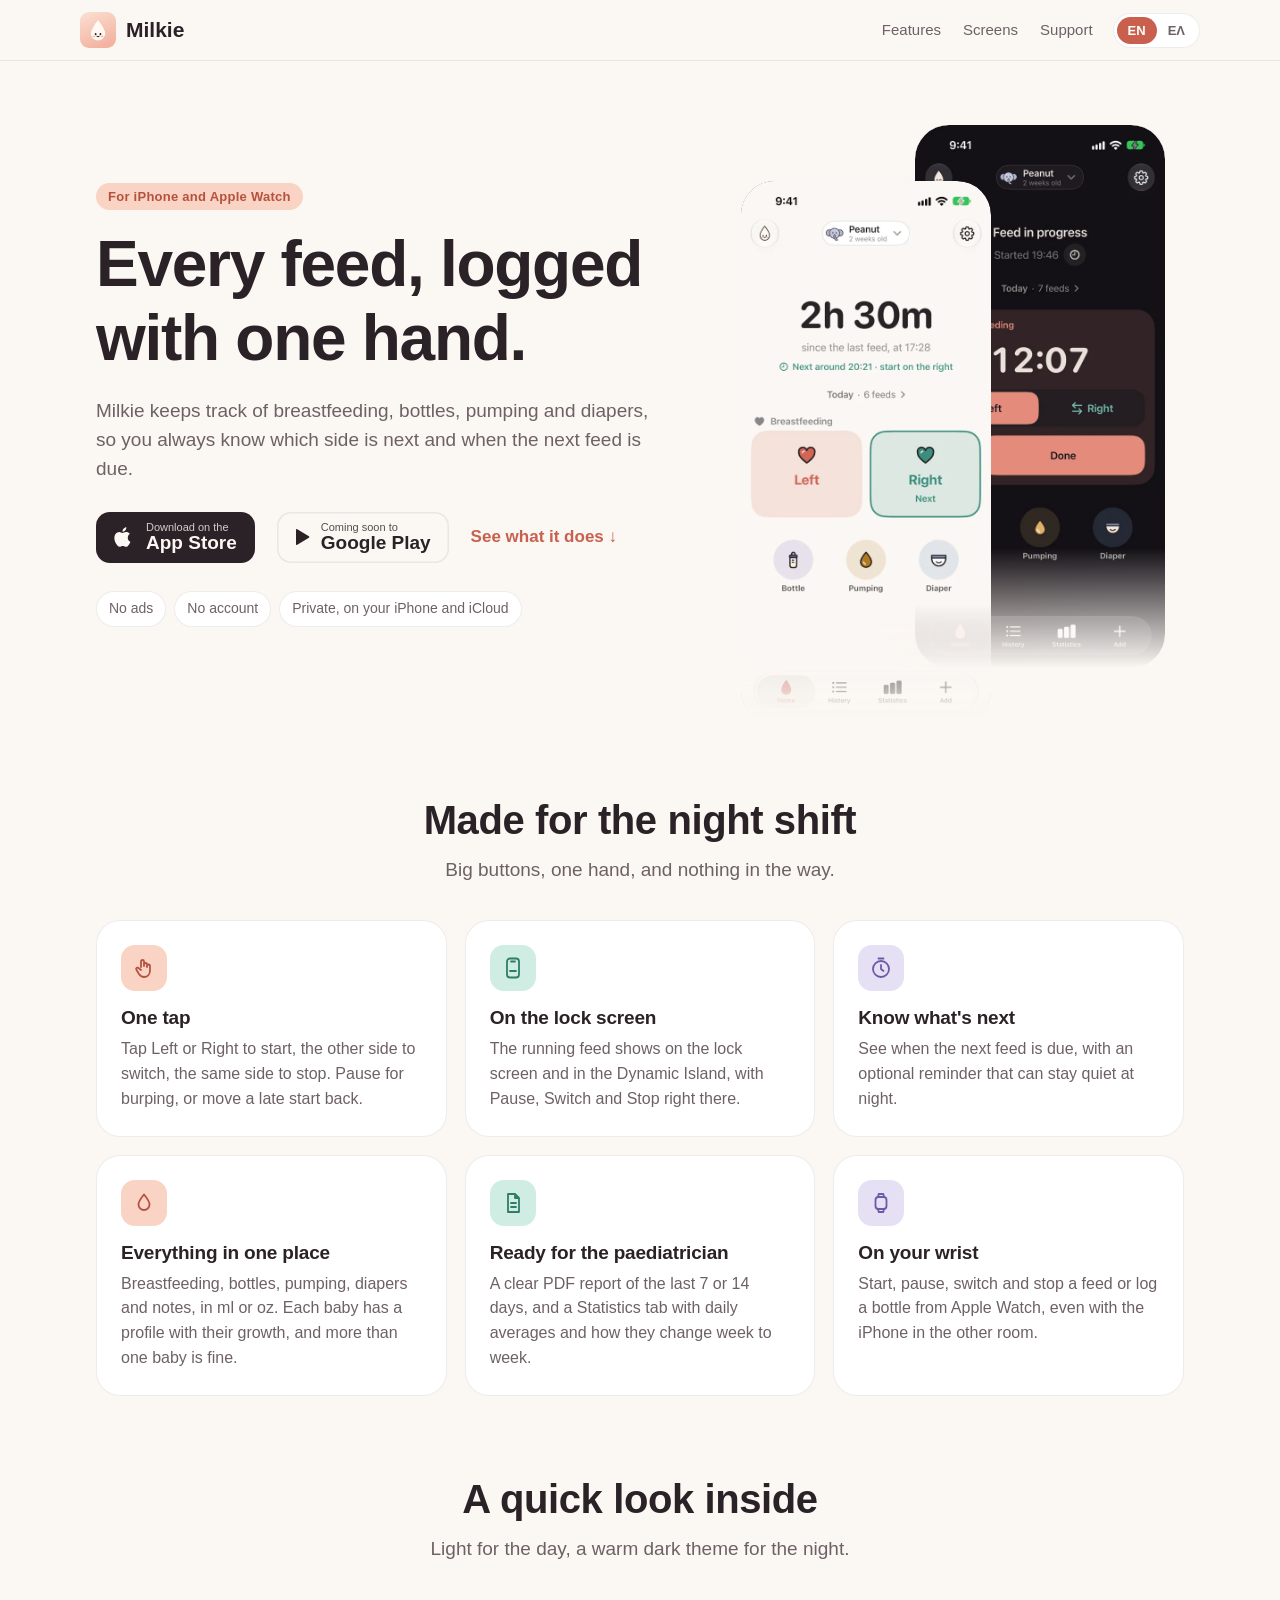
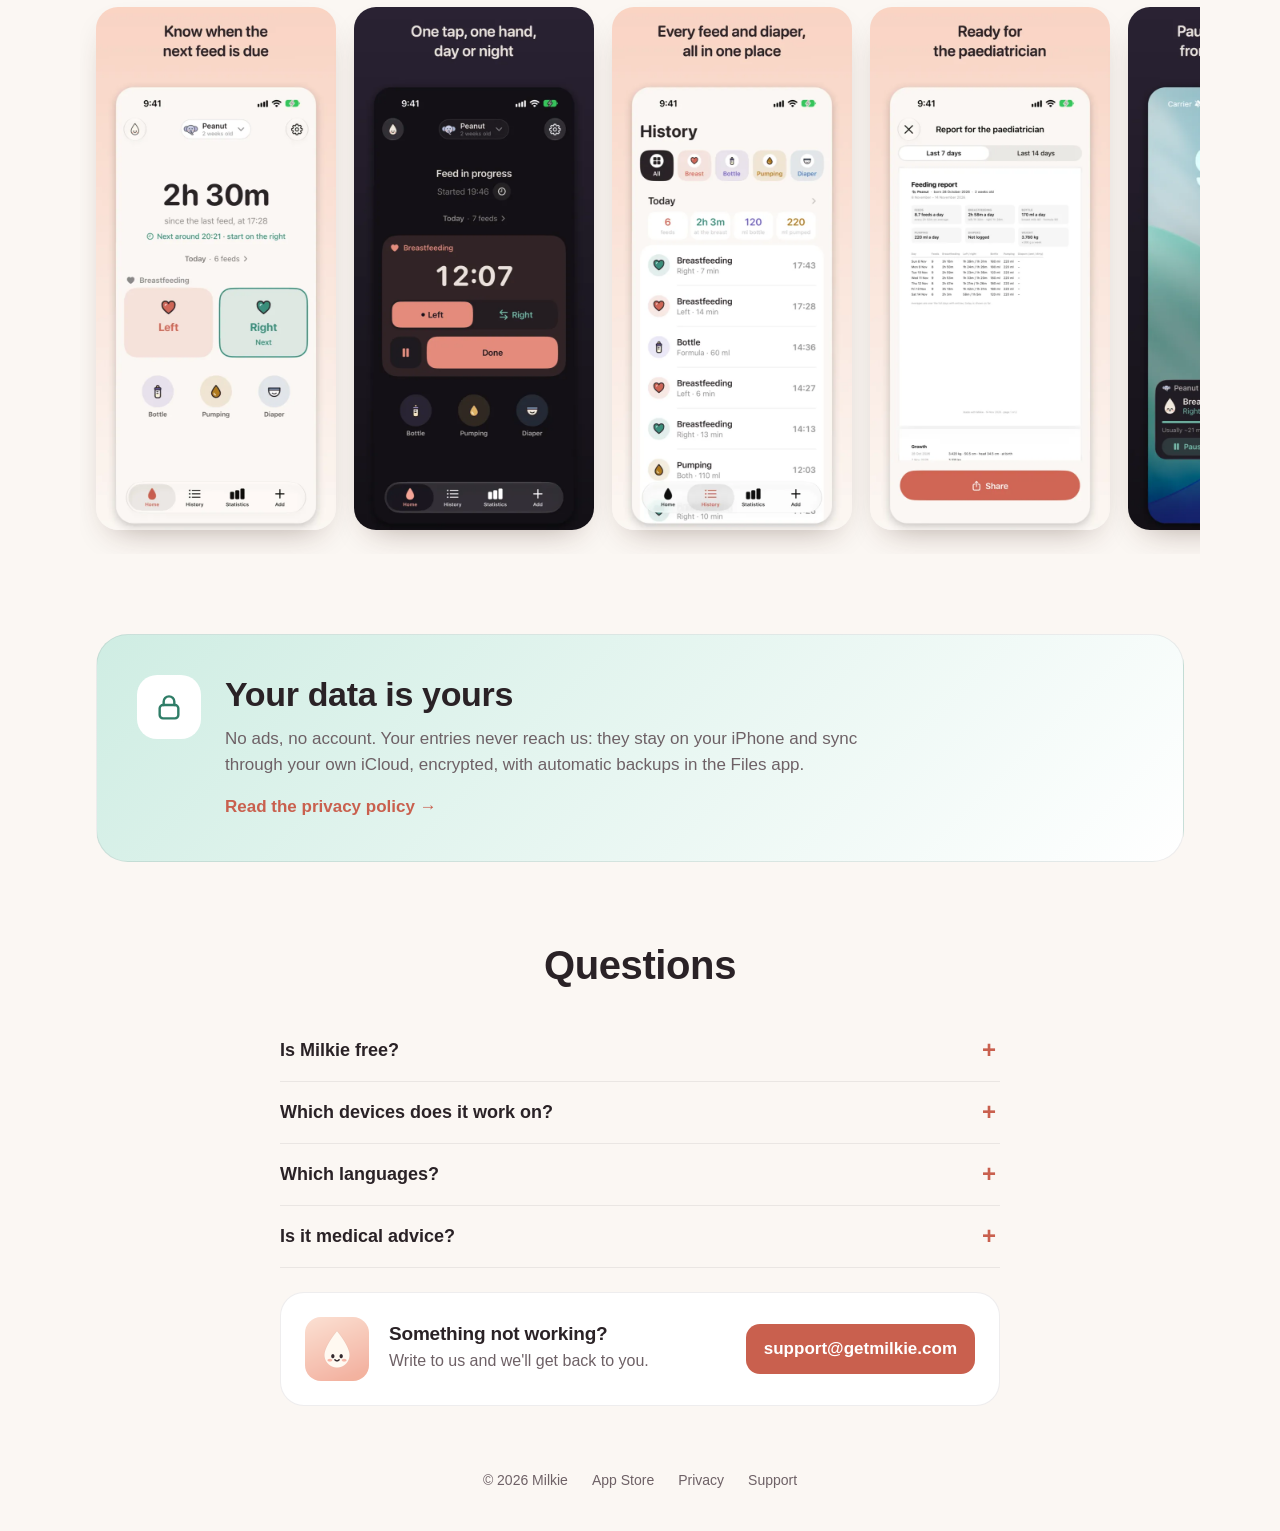
<file: index.html>
<!doctype html>
<html lang="en" data-lang="en">
<head>
<meta charset="utf-8">
<meta name="viewport" content="width=device-width, initial-scale=1">
<title>Milkie: feeding tracker for iPhone</title>
<meta name="description" content="Log breastfeeding, bottles, pumping and diapers with one hand, day or night. No ads, no account, and your data stays yours.">
<meta name="theme-color" content="#FBF7F3" media="(prefers-color-scheme: light)">
<meta name="theme-color" content="#121015" media="(prefers-color-scheme: dark)">
<meta property="og:title" content="Milkie: feeding tracker for iPhone">
<meta property="og:description" content="Breastfeeding, bottles, pumping and diapers, logged with one hand. No ads, no account.">
<meta property="og:image" content="https://getmilkie.com/og.jpg">
<meta property="og:url" content="https://getmilkie.com/">
<meta name="twitter:card" content="summary_large_image">
<meta name="apple-itunes-app" content="app-id=6831580786">
<link rel="icon" type="image/png" sizes="32x32" href="favicon-32.png">
<link rel="apple-touch-icon" href="apple-touch-icon.png">
<link rel="stylesheet" href="style.css">
<script src="lang.js"></script>
</head>
<body>
<header class="bar">
  <a class="brand" href="#top"><img src="icon.png" alt="" width="36" height="36">Milkie</a>
  <nav>
    <a href="#features"><span lang="en">Features</span><span lang="el">Δυνατότητες</span></a>
    <a href="#screens"><span lang="en">Screens</span><span lang="el">Οθόνες</span></a>
    <a href="#support"><span lang="en">Support</span><span lang="el">Υποστήριξη</span></a>
  </nav>
  <div class="switch" role="group" aria-label="Language">
    <button type="button" data-set-lang="en">EN</button><button type="button" data-set-lang="el">ΕΛ</button>
  </div>
</header>

<main id="top">
<section class="hero">
  <div class="hero-text">
    <p class="kicker"><span lang="en">For iPhone and Apple Watch</span><span lang="el">Για iPhone και Apple Watch</span></p>
    <h1><span lang="en">Every feed, logged with one hand.</span><span lang="el">Κάθε τάισμα, με το ένα χέρι.</span></h1>
    <p class="lead"><span lang="en">Milkie keeps track of breastfeeding, bottles, pumping and diapers, so you always know which side is next and when the next feed is due.</span><span lang="el">Το Milkie κρατά θηλασμό, μπιμπερό, άντληση και πάνες, για να ξέρεις πάντα ποια πλευρά είναι η επόμενη και πότε έρχεται το επόμενο τάισμα.</span></p>
    <div class="cta">
      <a class="badge-store" href="https://apps.apple.com/app/id6831580786"><svg viewBox="0 0 24 24" aria-hidden="true"><path d="M16.4 12.6c0-2.3 1.9-3.4 2-3.5-1.1-1.6-2.8-1.8-3.4-1.8-1.4-.1-2.8.9-3.5.9s-1.8-.8-3-.8C7 7.4 5.6 8.3 4.8 9.7c-1.6 2.8-.4 6.9 1.2 9.1.8 1.1 1.7 2.3 2.8 2.3 1.1 0 1.6-.7 3-.7s1.8.7 3 .7 2-1.1 2.8-2.2c.9-1.3 1.2-2.5 1.2-2.6 0 0-2.4-.9-2.4-3.7zM14.2 5.8c.6-.8 1-1.8.9-2.8-.9 0-2 .6-2.6 1.4-.6.7-1.1 1.7-.9 2.7 1 .1 2-.5 2.6-1.3z"/></svg><span><small lang="en">Download on the</small><small lang="el">Λήψη από το</small>App Store</span></a>
      <span class="badge-store badge-soon"><svg viewBox="0 0 24 24" aria-hidden="true"><path d="M6 3.5v17a1 1 0 0 0 1.5.86l14-8.5a1 1 0 0 0 0-1.72l-14-8.5A1 1 0 0 0 6 3.5z"/></svg><span><small lang="en">Coming soon to</small><small lang="el">Σύντομα στο</small>Google Play</span></span>
      <a class="link-more" href="#features"><span lang="en">See what it does</span><span lang="el">Δες τι κάνει</span> ↓</a>
    </div>
    <ul class="pills">
      <li><span lang="en">No ads</span><span lang="el">Χωρίς διαφημίσεις</span></li>
      <li><span lang="en">No account</span><span lang="el">Χωρίς λογαριασμό</span></li>
      <li><span lang="en">Private, on your iPhone and iCloud</span><span lang="el">Ιδιωτικά, στο iPhone και στο iCloud</span></li>
    </ul>
  </div>
  <div class="hero-phones" aria-hidden="true">
    <img class="phone back" lang="en" src="img/en-1-feeding-screen.webp" alt="" width="560" height="1217">
    <img class="phone back" lang="el" src="img/el-1-feeding-screen.webp" alt="" width="560" height="1217" loading="lazy">
    <img class="phone front" lang="en" src="img/en-3-home-screen.webp" alt="" width="560" height="1217">
    <img class="phone front" lang="el" src="img/el-3-home-screen.webp" alt="" width="560" height="1217" loading="lazy">
  </div>
</section>

<section id="features" class="block">
  <h2><span lang="en">Made for the night shift</span><span lang="el">Φτιαγμένο για τις νυχτερινές βάρδιες</span></h2>
  <p class="sub"><span lang="en">Big buttons, one hand, and nothing in the way.</span><span lang="el">Μεγάλα κουμπιά, το ένα χέρι, και τίποτα περιττό.</span></p>
  <div class="grid">
    <article class="card">
      <div class="ico peach"><svg viewBox="0 0 24 24"><path d="M9 11V5.5a1.5 1.5 0 0 1 3 0V10m0-1.5a1.5 1.5 0 0 1 3 0V11m0-1a1.5 1.5 0 0 1 3 0v4.5c0 3.6-2.4 6.5-6 6.5-2.5 0-3.8-1.2-5-3l-2.6-4.2a1.4 1.4 0 0 1 2.3-1.6L9 14"/></svg></div>
      <h3><span lang="en">One tap</span><span lang="el">Ένα πάτημα</span></h3>
      <p><span lang="en">Tap Left or Right to start, the other side to switch, the same side to stop. Pause for burping, or move a late start back.</span><span lang="el">Αριστερά ή Δεξιά για έναρξη, η άλλη πλευρά για αλλαγή, η ίδια για τέλος. Παύση για ρέψιμο, ή πήγαινε πίσω την ώρα αν ξεκίνησες αργά.</span></p>
    </article>
    <article class="card">
      <div class="ico teal"><svg viewBox="0 0 24 24"><rect x="6" y="2.5" width="12" height="19" rx="3"/><path d="M10 5.5h4M9 15h6"/></svg></div>
      <h3><span lang="en">On the lock screen</span><span lang="el">Στην οθόνη κλειδώματος</span></h3>
      <p><span lang="en">The running feed shows on the lock screen and in the Dynamic Island, with Pause, Switch and Stop right there.</span><span lang="el">Το τάισμα φαίνεται στην οθόνη κλειδώματος και στο Dynamic Island, με Παύση, Αλλαγή και Τέλος εκεί μπροστά σου.</span></p>
    </article>
    <article class="card">
      <div class="ico lilac"><svg viewBox="0 0 24 24"><circle cx="12" cy="13" r="8"/><path d="M12 9v4l2.5 2M9.5 2.5h5"/></svg></div>
      <h3><span lang="en">Know what's next</span><span lang="el">Ξέρεις τι έρχεται</span></h3>
      <p><span lang="en">See when the next feed is due, with an optional reminder that can stay quiet at night.</span><span lang="el">Δες πότε έρχεται το επόμενο τάισμα, με υπενθύμιση αν τη θέλεις, που μπορεί να μένει ήσυχη τη νύχτα.</span></p>
    </article>
    <article class="card">
      <div class="ico peach"><svg viewBox="0 0 24 24"><path d="M12 3.5c3 3.6 5.5 6.6 5.5 10a5.5 5.5 0 0 1-11 0c0-3.4 2.5-6.4 5.5-10z"/></svg></div>
      <h3><span lang="en">Everything in one place</span><span lang="el">Όλα σε ένα σημείο</span></h3>
      <p><span lang="en">Breastfeeding, bottles, pumping, diapers and notes, in ml or oz. Each baby has a profile with their growth, and more than one baby is fine.</span><span lang="el">Θηλασμός, μπιμπερό, άντληση, πάνες και σημειώσεις, σε ml ή oz. Κάθε μωρό έχει το δικό του προφίλ με την ανάπτυξή του, και για περισσότερα από ένα μωρά.</span></p>
    </article>
    <article class="card">
      <div class="ico teal"><svg viewBox="0 0 24 24"><path d="M7 3h7l4 4v14H7zM14 3v4h4M10 12h5M10 16h5"/></svg></div>
      <h3><span lang="en">Ready for the paediatrician</span><span lang="el">Έτοιμο για τον παιδίατρο</span></h3>
      <p><span lang="en">A clear PDF report of the last 7 or 14 days, and a Statistics tab with daily averages and how they change week to week.</span><span lang="el">Καθαρή αναφορά PDF για τις τελευταίες 7 ή 14 μέρες, και καρτέλα Στατιστικών με μέσους όρους ανά ημέρα και πώς αλλάζουν από εβδομάδα σε εβδομάδα.</span></p>
    </article>
    <article class="card">
      <div class="ico lilac"><svg viewBox="0 0 24 24"><rect x="6.5" y="6" width="11" height="12" rx="3"/><path d="M9 6l.7-3h4.6l.7 3M9 18l.7 3h4.6l.7-3"/></svg></div>
      <h3><span lang="en">On your wrist</span><span lang="el">Στον καρπό σου</span></h3>
      <p><span lang="en">Start, pause, switch and stop a feed or log a bottle from Apple Watch, even with the iPhone in the other room.</span><span lang="el">Ξεκίνα, κάνε παύση, άλλαξε και σταμάτα τάισμα ή γράψε μπιμπερό από το Apple Watch, ακόμα κι αν το iPhone είναι σε άλλο δωμάτιο.</span></p>
    </article>
  </div>
</section>

<section id="screens" class="block">
  <h2><span lang="en">A quick look inside</span><span lang="el">Μια ματιά μέσα</span></h2>
  <p class="sub"><span lang="en">Light for the day, a warm dark theme for the night.</span><span lang="el">Φωτεινό για τη μέρα, ζεστό σκούρο θέμα για τη νύχτα.</span></p>
  <div class="gallery" tabindex="0" aria-label="Screenshots">
    <img lang="en" src="img/en-3-home.webp" alt="Home screen: when the next feed is due" width="600" height="1304" loading="lazy">
    <img lang="el" src="img/el-3-home.webp" alt="Αρχική οθόνη: πότε έρχεται το επόμενο τάισμα" width="600" height="1304" loading="lazy">
    <img lang="en" src="img/en-1-feeding.webp" alt="A feed running, in the dark theme" width="600" height="1304" loading="lazy">
    <img lang="el" src="img/el-1-feeding.webp" alt="Τάισμα σε εξέλιξη, στο σκούρο θέμα" width="600" height="1304" loading="lazy">
    <img lang="en" src="img/en-7-history.webp" alt="History of feeds, bottles and diapers" width="600" height="1304" loading="lazy">
    <img lang="el" src="img/el-7-history.webp" alt="Ιστορικό με ταΐσματα, μπιμπερό και πάνες" width="600" height="1304" loading="lazy">
    <img lang="en" src="img/en-4-report.webp" alt="PDF report for the paediatrician" width="600" height="1304" loading="lazy">
    <img lang="el" src="img/el-4-report.webp" alt="Αναφορά PDF για τον παιδίατρο" width="600" height="1304" loading="lazy">
    <img lang="en" src="img/en-2-lock.webp" alt="The feed on the lock screen" width="600" height="1304" loading="lazy">
    <img lang="el" src="img/el-2-lock.webp" alt="Το τάισμα στην οθόνη κλειδώματος" width="600" height="1304" loading="lazy">
    <img lang="en" src="img/en-5-stats.webp" alt="Weekly statistics" width="600" height="1304" loading="lazy">
    <img lang="el" src="img/el-5-stats.webp" alt="Στατιστικά εβδομάδας" width="600" height="1304" loading="lazy">
    <img lang="en" src="img/en-6-welcome.webp" alt="Welcome screen" width="600" height="1304" loading="lazy">
    <img lang="el" src="img/el-6-welcome.webp" alt="Οθόνη καλωσορίσματος" width="600" height="1304" loading="lazy">
  </div>
</section>

<section class="block privacy-band">
  <div class="privacy-inner">
    <div class="lock"><svg viewBox="0 0 24 24"><rect x="5" y="10.5" width="14" height="10" rx="2.5"/><path d="M8 10.5V8a4 4 0 0 1 8 0v2.5"/></svg></div>
    <div>
      <h2><span lang="en">Your data is yours</span><span lang="el">Τα δεδομένα είναι δικά σου</span></h2>
      <p><span lang="en">No ads, no account. Your entries never reach us: they stay on your iPhone and sync through your own iCloud, encrypted, with automatic backups in the Files app.</span><span lang="el">Χωρίς διαφημίσεις και λογαριασμό. Οι καταχωρίσεις σου δεν φτάνουν ποτέ σε εμάς: μένουν στο iPhone σου και συγχρονίζονται κρυπτογραφημένες μέσω του δικού σου iCloud, με αυτόματα αντίγραφα στα Αρχεία.</span></p>
      <a class="privacy-link" href="privacy.html"><span lang="en">Read the privacy policy</span><span lang="el">Διάβασε την πολιτική απορρήτου</span> →</a>
    </div>
  </div>
</section>

<section id="support" class="block">
  <h2><span lang="en">Questions</span><span lang="el">Ερωτήσεις</span></h2>
  <div class="faq">
    <details>
      <summary><span lang="en">Is Milkie free?</span><span lang="el">Είναι δωρεάν;</span></summary>
      <p><span lang="en">Yes, it's free to download <a href="https://apps.apple.com/app/id6831580786">from the App Store</a>, with no ads and nothing to sign up for.</span><span lang="el">Ναι, κατεβαίνει δωρεάν <a href="https://apps.apple.com/app/id6831580786">από το App Store</a>, χωρίς διαφημίσεις και χωρίς εγγραφή.</span></p>
    </details>
    <details>
      <summary><span lang="en">Which devices does it work on?</span><span lang="el">Σε ποιες συσκευές δουλεύει;</span></summary>
      <p><span lang="en">iPhone with iOS 18 or later, and Apple Watch with watchOS 11 or later. An Android version is on the way.</span><span lang="el">iPhone με iOS 18 ή νεότερο, και Apple Watch με watchOS 11 ή νεότερο. Έρχεται και έκδοση για Android.</span></p>
    </details>
    <details>
      <summary><span lang="en">Which languages?</span><span lang="el">Σε ποιες γλώσσες;</span></summary>
      <p><span lang="en">English and Greek. You can switch in the app's settings.</span><span lang="el">Αγγλικά και ελληνικά. Αλλάζεις γλώσσα στις ρυθμίσεις της εφαρμογής.</span></p>
    </details>
    <details>
      <summary><span lang="en">Is it medical advice?</span><span lang="el">Δίνει ιατρικές συμβουλές;</span></summary>
      <p><span lang="en">No. Milkie is a logbook. For questions about your baby's feeding or growth, ask your paediatrician.</span><span lang="el">Όχι. Το Milkie είναι ημερολόγιο. Για ερωτήσεις σχετικά με το τάισμα ή την ανάπτυξη του μωρού σου, ρώτησε τον παιδίατρό σου.</span></p>
    </details>
  </div>
  <div class="contact card">
    <img src="icon.png" alt="" width="64" height="64">
    <div>
      <h3><span lang="en">Something not working?</span><span lang="el">Κάτι δεν δουλεύει;</span></h3>
      <p><span lang="en">Write to us and we'll get back to you.</span><span lang="el">Γράψε μας και θα σου απαντήσουμε.</span></p>
    </div>
    <a class="button" href="mailto:support@getmilkie.com">support@getmilkie.com</a>
  </div>
</section>
</main>

<footer class="foot">
  <span>© 2026 Milkie</span>
  <a href="https://apps.apple.com/app/id6831580786">App Store</a>
  <a href="privacy.html"><span lang="en">Privacy</span><span lang="el">Απόρρητο</span></a>
  <a href="mailto:support@getmilkie.com"><span lang="en">Support</span><span lang="el">Υποστήριξη</span></a>
</footer>
</body>
</html>
</file>
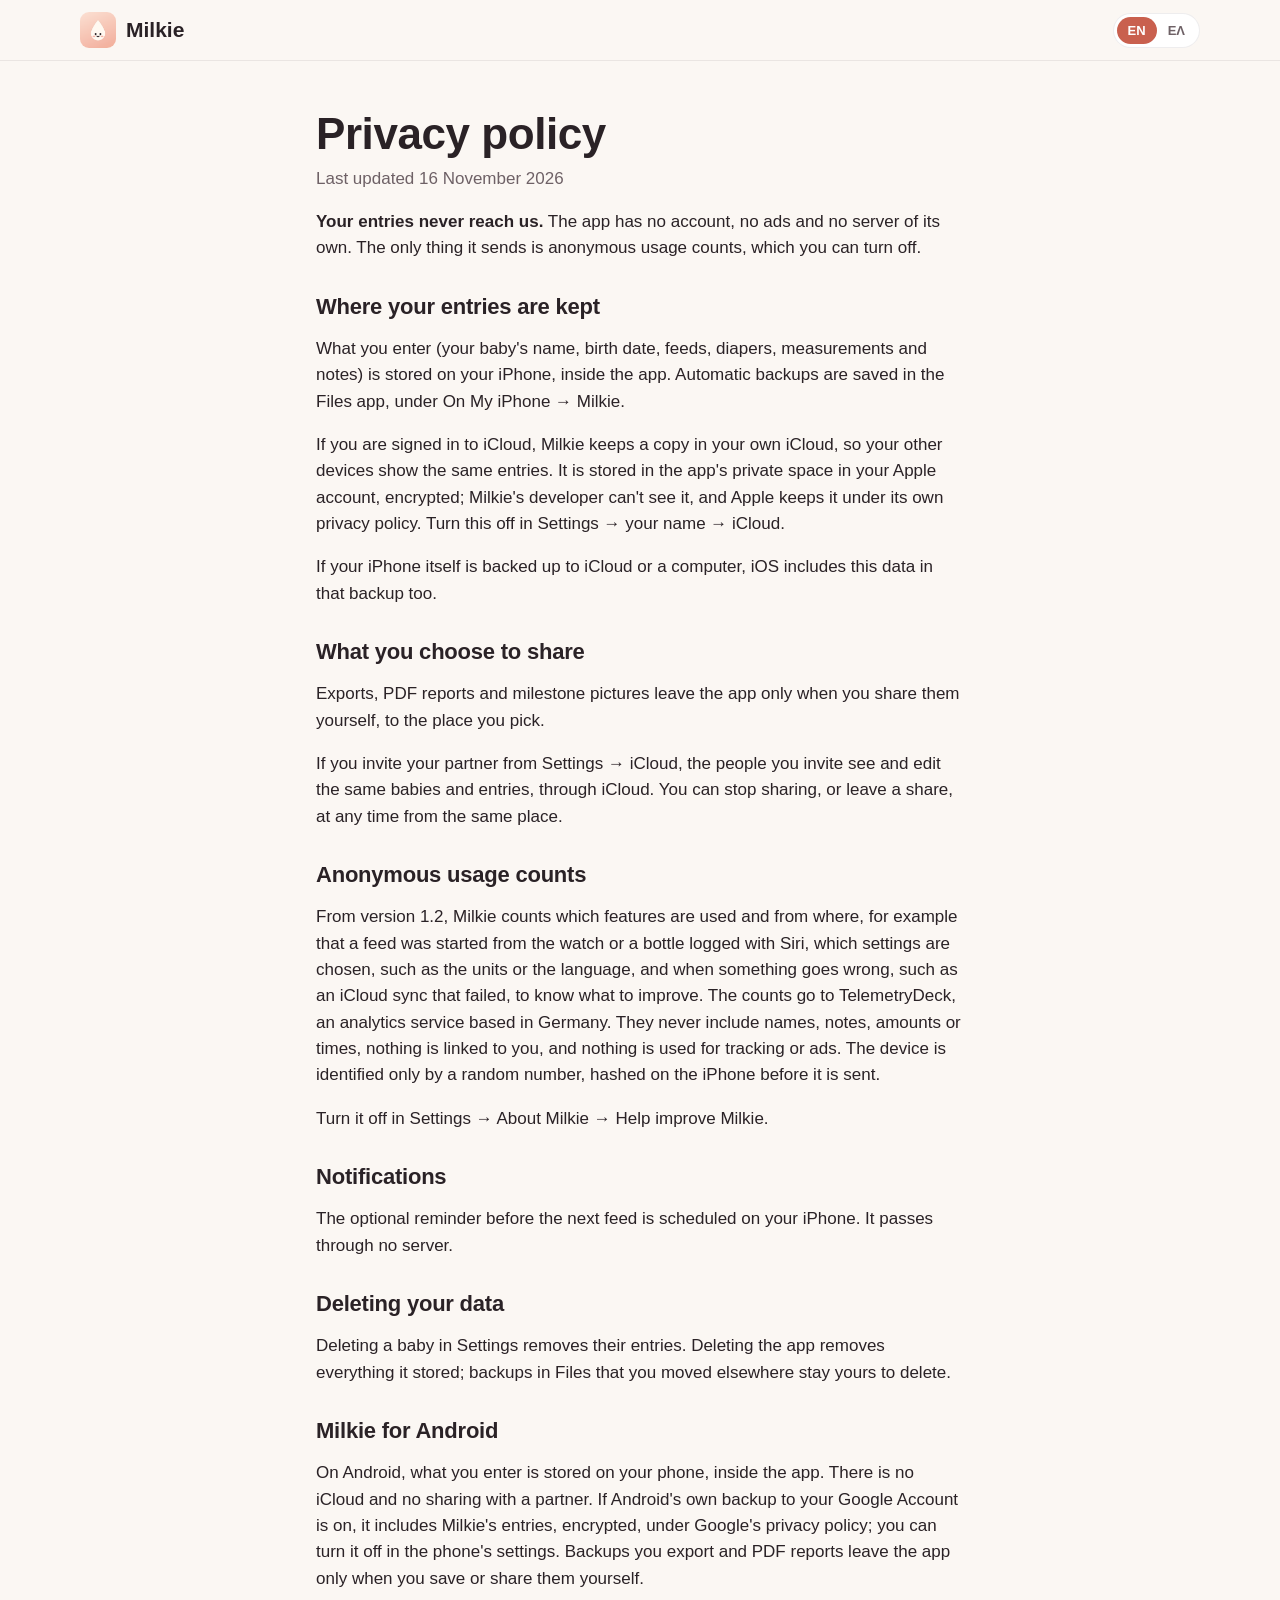
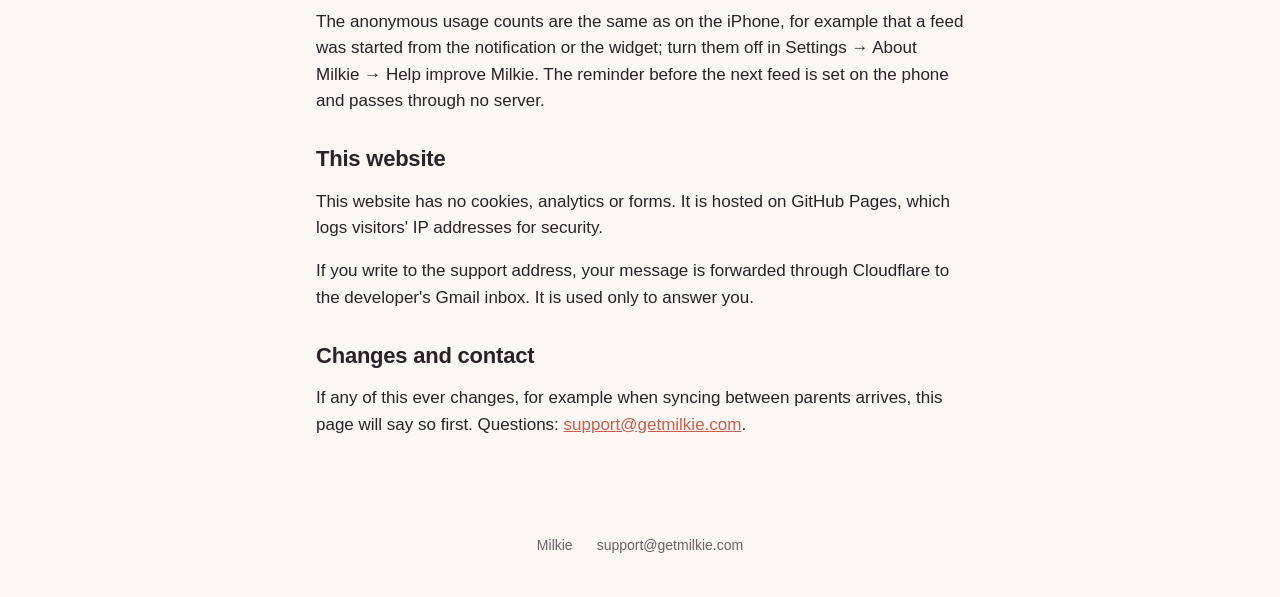
<file: privacy.html>
<!doctype html>
<html lang="en" data-lang="en">
<head>
<meta charset="utf-8">
<meta name="viewport" content="width=device-width, initial-scale=1">
<title>Milkie privacy policy</title>
<meta name="theme-color" content="#FBF7F3" media="(prefers-color-scheme: light)">
<meta name="theme-color" content="#121015" media="(prefers-color-scheme: dark)">
<link rel="icon" type="image/png" sizes="32x32" href="favicon-32.png">
<link rel="apple-touch-icon" href="apple-touch-icon.png">
<link rel="stylesheet" href="style.css">
<script src="lang.js"></script>
</head>
<body>
<header class="bar">
  <a class="brand" href="index.html"><img src="icon.png" alt="" width="36" height="36">Milkie</a>
  <div class="switch" role="group" aria-label="Language">
    <button type="button" data-set-lang="en">EN</button><button type="button" data-set-lang="el">ΕΛ</button>
  </div>
</header>
<main class="doc">
<div lang="en">
<h1>Privacy policy</h1>
<p class="muted">Last updated 16 November 2026</p>
<p><strong>Your entries never reach us.</strong> The app has no account, no ads and no server of its own. The only thing it sends is anonymous usage counts, which you can turn off.</p>
<h2>Where your entries are kept</h2>
<p>What you enter (your baby's name, birth date, feeds, diapers, measurements and notes) is stored on your iPhone, inside the app. Automatic backups are saved in the Files app, under On My iPhone → Milkie.</p>
<p>If you are signed in to iCloud, Milkie keeps a copy in your own iCloud, so your other devices show the same entries. It is stored in the app's private space in your Apple account, encrypted; Milkie's developer can't see it, and Apple keeps it under its own privacy policy. Turn this off in Settings → your name → iCloud.</p>
<p>If your iPhone itself is backed up to iCloud or a computer, iOS includes this data in that backup too.</p>
<h2>What you choose to share</h2>
<p>Exports, PDF reports and milestone pictures leave the app only when you share them yourself, to the place you pick.</p>
<p>If you invite your partner from Settings → iCloud, the people you invite see and edit the same babies and entries, through iCloud. You can stop sharing, or leave a share, at any time from the same place.</p>
<h2>Anonymous usage counts</h2>
<p>From version 1.2, Milkie counts which features are used and from where, for example that a feed was started from the watch or a bottle logged with Siri, which settings are chosen, such as the units or the language, and when something goes wrong, such as an iCloud sync that failed, to know what to improve. The counts go to TelemetryDeck, an analytics service based in Germany. They never include names, notes, amounts or times, nothing is linked to you, and nothing is used for tracking or ads. The device is identified only by a random number, hashed on the iPhone before it is sent.</p>
<p>Turn it off in Settings → About Milkie → Help improve Milkie.</p>
<h2>Notifications</h2>
<p>The optional reminder before the next feed is scheduled on your iPhone. It passes through no server.</p>
<h2>Deleting your data</h2>
<p>Deleting a baby in Settings removes their entries. Deleting the app removes everything it stored; backups in Files that you moved elsewhere stay yours to delete.</p>
<h2>Milkie for Android</h2>
<p>On Android, what you enter is stored on your phone, inside the app. There is no iCloud and no sharing with a partner. If Android's own backup to your Google Account is on, it includes Milkie's entries, encrypted, under Google's privacy policy; you can turn it off in the phone's settings. Backups you export and PDF reports leave the app only when you save or share them yourself.</p>
<p>The anonymous usage counts are the same as on the iPhone, for example that a feed was started from the notification or the widget; turn them off in Settings → About Milkie → Help improve Milkie. The reminder before the next feed is set on the phone and passes through no server.</p>
<h2>This website</h2>
<p>This website has no cookies, analytics or forms. It is hosted on GitHub Pages, which logs visitors' IP addresses for security.</p>
<p>If you write to the support address, your message is forwarded through Cloudflare to the developer's Gmail inbox. It is used only to answer you.</p>
<h2>Changes and contact</h2>
<p>If any of this ever changes, for example when syncing between parents arrives, this page will say so first. Questions: <a href="mailto:support@getmilkie.com">support@getmilkie.com</a>.</p>

</div>
<div lang="el">
<h1>Πολιτική απορρήτου</h1>
<p class="muted">Τελευταία ενημέρωση 16 Νοεμβρίου 2026</p>
<p><strong>Οι καταχωρίσεις σου δεν φτάνουν ποτέ σε εμάς.</strong> Η εφαρμογή δεν έχει λογαριασμό, διαφημίσεις ή δικό της server. Το μόνο που στέλνει είναι ανώνυμες μετρήσεις χρήσης, που μπορείς να απενεργοποιήσεις.</p>
<h2>Πού φυλάσσονται οι καταχωρίσεις</h2>
<p>Ό,τι γράφεις (όνομα και ημερομηνία γέννησης του μωρού, ταΐσματα, πάνες, μετρήσεις και σημειώσεις) αποθηκεύεται στο iPhone σου, μέσα στην εφαρμογή. Τα αυτόματα αντίγραφα βρίσκονται στα Αρχεία, στο Στο iPhone μου → Milkie.</p>
<p>Αν είσαι συνδεδεμένος στο iCloud, το Milkie κρατά αντίγραφο στο δικό σου iCloud, ώστε οι άλλες συσκευές σου να δείχνουν τις ίδιες καταχωρίσεις. Αποθηκεύεται κρυπτογραφημένο στον ιδιωτικό χώρο της εφαρμογής στον λογαριασμό σου Apple· ο δημιουργός του Milkie δεν μπορεί να το δει, και η Apple το διαχειρίζεται με τη δική της πολιτική απορρήτου. Το κλείνεις στις Ρυθμίσεις → το όνομά σου → iCloud.</p>
<p>Αν το ίδιο το iPhone σου κρατά αντίγραφο στο iCloud ή σε υπολογιστή, το iOS περιλαμβάνει και αυτά τα δεδομένα.</p>
<h2>Τι επιλέγεις να μοιραστείς</h2>
<p>Οι εξαγωγές, οι αναφορές PDF και οι εικόνες ορόσημων βγαίνουν από την εφαρμογή μόνο όταν τις μοιράζεσαι εσύ, όπου διαλέξεις.</p>
<p>Αν προσκαλέσεις τον/τη σύντροφό σου από τις Ρυθμίσεις → iCloud, όσοι προσκαλείς βλέπουν και αλλάζουν τα ίδια μωρά και τις ίδιες καταχωρίσεις, μέσω iCloud. Μπορείς να σταματήσεις την κοινή χρήση, ή να αποχωρήσεις από αυτήν, όποτε θέλεις από το ίδιο σημείο.</p>
<h2>Ανώνυμες μετρήσεις χρήσης</h2>
<p>Από την έκδοση 1.2, το Milkie μετράει ποιες λειτουργίες χρησιμοποιούνται και από πού, για παράδειγμα ότι ένα τάισμα ξεκίνησε από το ρολόι ή ένα μπιμπερό καταγράφηκε με το Siri, ποιες ρυθμίσεις επιλέγονται, όπως οι μονάδες ή η γλώσσα, και πότε κάτι πάει στραβά, όπως ένας συγχρονισμός με το iCloud που απέτυχε, για να ξέρουμε τι να βελτιώσουμε. Οι μετρήσεις πηγαίνουν στο TelemetryDeck, μια υπηρεσία αναλυτικών στοιχείων με έδρα τη Γερμανία. Δεν περιέχουν ποτέ ονόματα, σημειώσεις, ποσότητες ή ώρες, δεν συνδέονται με εσένα και δεν χρησιμοποιούνται για παρακολούθηση ή διαφημίσεις. Η συσκευή αναγνωρίζεται μόνο από έναν τυχαίο αριθμό, κρυπτογραφημένο (hash) στο iPhone πριν σταλεί.</p>
<p>Απενεργοποίησέ το στις Ρυθμίσεις → Σχετικά με το Milkie → Βοήθησε να βελτιωθεί το Milkie.</p>
<h2>Ειδοποιήσεις</h2>
<p>Η προαιρετική υπενθύμιση πριν από το επόμενο τάισμα προγραμματίζεται στο iPhone σου. Δεν περνά από κανέναν server.</p>
<h2>Διαγραφή δεδομένων</h2>
<p>Η διαγραφή ενός μωρού στις Ρυθμίσεις σβήνει τις καταχωρίσεις του. Η διαγραφή της εφαρμογής σβήνει ό,τι είχε αποθηκεύσει· αντίγραφα που μετέφερες αλλού στα Αρχεία τα σβήνεις εσύ.</p>
<h2>Το Milkie για Android</h2>
<p>Στο Android, ό,τι καταχωρίζεις αποθηκεύεται στο κινητό σου, μέσα στην εφαρμογή. Δεν υπάρχει iCloud ούτε κοινή χρήση με τον/τη σύντροφό σου. Αν είναι ενεργό το αντίγραφο ασφαλείας του Android στον λογαριασμό σου Google, περιλαμβάνει και τις καταχωρίσεις του Milkie, κρυπτογραφημένες, σύμφωνα με την πολιτική απορρήτου της Google· μπορείς να το κλείσεις από τις ρυθμίσεις του κινητού. Τα αντίγραφα που εξάγεις και οι αναφορές PDF φεύγουν από την εφαρμογή μόνο όταν τα αποθηκεύσεις ή τα μοιραστείς εσύ.</p>
<p>Οι ανώνυμες μετρήσεις χρήσης είναι ίδιες με του iPhone, για παράδειγμα ότι ένα τάισμα ξεκίνησε από την ειδοποίηση ή το widget· τις κλείνεις από Ρυθμίσεις → Σχετικά με το Milkie → Βοήθησε να βελτιωθεί το Milkie. Η υπενθύμιση πριν από το επόμενο τάισμα ρυθμίζεται στο κινητό και δεν περνά από κανέναν server.</p>
<h2>Αυτή η ιστοσελίδα</h2>
<p>Αυτή η ιστοσελίδα δεν έχει cookies, αναλυτικά στοιχεία ή φόρμες. Φιλοξενείται στο GitHub Pages, που καταγράφει τις διευθύνσεις IP των επισκεπτών για λόγους ασφαλείας.</p>
<p>Αν γράψεις στη διεύθυνση υποστήριξης, το μήνυμά σου προωθείται μέσω Cloudflare στο Gmail του δημιουργού. Χρησιμοποιείται μόνο για να σου απαντήσει.</p>
<h2>Αλλαγές και επικοινωνία</h2>
<p>Αν κάτι από αυτά αλλάξει ποτέ, για παράδειγμα όταν έρθει ο συγχρονισμός ανάμεσα στους γονείς, αυτή η σελίδα θα το πει πρώτη. Ερωτήσεις: <a href="mailto:support@getmilkie.com">support@getmilkie.com</a>.</p>
</div>
</main>
<footer class="foot">
  <a href="index.html">Milkie</a>
  <a href="mailto:support@getmilkie.com">support@getmilkie.com</a>
</footer>
</body>
</html>
</file>
<file: style.css>
:root {
  color-scheme: light dark;
  --bg: #FBF7F3;
  --bg-2: #F6E3D8;
  --card: #FFFFFF;
  --text: #2A2226;
  --muted: #6E6166;
  --line: rgba(42, 34, 38, .08);
  --accent: #C9604E;
  --accent-ink: #FFFFFF;
  --peach: #F9D3C3;
  --teal: #CFEDE3;
  --teal-ink: #2F7D67;
  --lilac: #E6E0F5;
  --lilac-ink: #6B5BA8;
  --peach-ink: #B5523F;
  --shadow: 0 24px 60px -24px rgba(120, 60, 40, .35);
  --radius: 24px;
  --rounded: ui-rounded, "SF Pro Rounded", -apple-system, BlinkMacSystemFont, "Segoe UI", sans-serif;
}
@media (prefers-color-scheme: dark) {
  :root {
    --bg: #121015;
    --bg-2: #1C1720;
    --card: #1E1A21;
    --text: #E9E1DA;
    --muted: #A8A29F;
    --line: rgba(233, 225, 218, .09);
    --accent: #E48C7D;
    --accent-ink: #1A1416;
    --peach: #3A2622;
    --teal: #1E332D;
    --teal-ink: #8FD3BE;
    --lilac: #2A2438;
    --lilac-ink: #B9ACE8;
    --peach-ink: #F0A796;
    --shadow: 0 24px 60px -24px rgba(0, 0, 0, .8);
  }
}

/* Language: show only the chosen one. */
html[data-lang="en"] body [lang="el"], html[data-lang="el"] body [lang="en"] { display: none !important; }

* { box-sizing: border-box; }
html { scroll-behavior: smooth; scroll-padding-top: 80px; }
body {
  margin: 0;
  background: var(--bg);
  color: var(--text);
  font: 17px/1.55 -apple-system, BlinkMacSystemFont, "Segoe UI", "Helvetica Neue", sans-serif;
  -webkit-font-smoothing: antialiased;
}
img { max-width: 100%; height: auto; }
a { color: var(--accent); }
h1, h2, h3 { font-family: var(--rounded); line-height: 1.15; letter-spacing: -.01em; margin: 0; }
h2 { font-size: clamp(28px, 4vw, 40px); font-weight: 700; }
h3 { font-size: 19px; font-weight: 650; }

/* Top bar */
.bar {
  position: sticky; top: 0; z-index: 10;
  display: flex; align-items: center; gap: 20px;
  padding: 12px max(16px, calc((100% - 1120px) / 2));
  background: color-mix(in srgb, var(--bg) 82%, transparent);
  backdrop-filter: saturate(1.4) blur(14px);
  -webkit-backdrop-filter: saturate(1.4) blur(14px);
  border-bottom: 1px solid var(--line);
}
.brand { display: flex; align-items: center; gap: 10px; font: 700 21px var(--rounded); color: var(--text); text-decoration: none; margin-right: auto; }
.brand img { border-radius: 9px; }
.bar nav { display: flex; gap: 22px; }
.bar nav a { color: var(--muted); text-decoration: none; font-size: 15px; font-weight: 500; }
.bar nav a:hover { color: var(--text); }
.switch { display: flex; background: var(--card); border: 1px solid var(--line); border-radius: 999px; padding: 3px; }
.switch button {
  font: 600 13px var(--rounded); border: 0; background: none; color: var(--muted);
  padding: 6px 11px; border-radius: 999px; cursor: pointer;
}
.switch button[aria-pressed="true"] { background: var(--accent); color: var(--accent-ink); }

main { max-width: 1120px; margin: 0 auto; padding: 0 16px; }

/* Hero */
.hero {
  display: grid; grid-template-columns: 1.1fr .9fr; gap: 40px; align-items: center;
  padding: 64px 0 40px;
}
.kicker {
  display: inline-block; margin: 0 0 18px; padding: 6px 12px; border-radius: 999px;
  background: var(--peach); color: var(--peach-ink); font: 600 13px var(--rounded); letter-spacing: .02em;
}
.hero h1 { font-size: clamp(40px, 6vw, 64px); font-weight: 800; letter-spacing: -.02em; }
.lead { font-size: 19px; color: var(--muted); max-width: 30em; margin: 20px 0 28px; }
.cta { display: flex; flex-wrap: wrap; align-items: center; gap: 14px 22px; }
.badge-store {
  display: inline-flex; align-items: center; gap: 10px;
  background: var(--text); color: var(--bg); border-radius: 14px; padding: 9px 18px 9px 14px;
  font: 600 19px/1.1 -apple-system, BlinkMacSystemFont, sans-serif;
}
.badge-store svg { width: 26px; height: 26px; fill: currentColor; }
.badge-store span { display: flex; flex-direction: column; }
.badge-store small { font-size: 11px; font-weight: 500; opacity: .8; }
.badge-soon { background: transparent; color: var(--text); box-shadow: inset 0 0 0 1.5px var(--line); }
.badge-soon svg { width: 20px; height: 20px; }
a.badge-store { text-decoration: none; transition: transform .15s ease, opacity .15s ease; }
a.badge-store:hover { opacity: .88; }
a.badge-store:active { transform: scale(.97); }
.link-more { font-weight: 600; text-decoration: none; }
.pills { display: flex; flex-wrap: wrap; gap: 8px; list-style: none; padding: 0; margin: 28px 0 0; }
.pills li { font-size: 14px; color: var(--muted); padding: 6px 12px; border: 1px solid var(--line); border-radius: 999px; background: var(--card); }

.hero-phones { position: relative; height: 560px; }
.hero-phones::before {
  content: ""; position: absolute; inset: 8% 4% 4% 8%; border-radius: 50%;
  background: radial-gradient(closest-side, var(--peach), transparent);
  filter: blur(10px);
}
.phone {
  position: absolute; width: 250px; border-radius: 34px;
  box-shadow: 0 0 0 7px #1D191F, 0 0 0 8px rgba(255, 255, 255, .08), var(--shadow);
  -webkit-mask-image: linear-gradient(#000 78%, transparent);
  mask-image: linear-gradient(#000 78%, transparent);
}
.phone.front { left: 6%; top: 56px; z-index: 2; }
.phone.back { right: 4%; top: 0; }

/* Sections */
.block { padding: 72px 0 8px; }
.block > h2 { text-align: center; }
.sub { text-align: center; color: var(--muted); font-size: 19px; margin: 12px auto 36px; max-width: 32em; }

.grid { display: grid; grid-template-columns: repeat(3, 1fr); gap: 18px; }
.card { background: var(--card); border: 1px solid var(--line); border-radius: var(--radius); padding: 24px; }
.card p { color: var(--muted); margin: 8px 0 0; font-size: 16px; }
.ico { width: 46px; height: 46px; border-radius: 14px; display: grid; place-items: center; margin-bottom: 16px; }
.ico svg { width: 24px; height: 24px; fill: none; stroke: currentColor; stroke-width: 1.8; stroke-linecap: round; stroke-linejoin: round; }
.ico.peach { background: var(--peach); color: var(--peach-ink); }
.ico.teal { background: var(--teal); color: var(--teal-ink); }
.ico.lilac { background: var(--lilac); color: var(--lilac-ink); }

.gallery {
  display: flex; gap: 18px; overflow-x: auto; scroll-snap-type: x mandatory;
  padding: 8px max(0px, calc((100% - 1040px) / 2)) 24px; margin: 0 -16px; padding-left: 16px; padding-right: 16px;
  scrollbar-width: thin;
}
.gallery img {
  flex: 0 0 auto; width: 240px; border-radius: 22px; scroll-snap-align: center;
  box-shadow: 0 14px 34px -18px rgba(60, 30, 20, .45);
}

.privacy-band .privacy-inner {
  display: flex; gap: 24px; align-items: flex-start;
  background: linear-gradient(135deg, var(--teal), var(--card));
  border: 1px solid var(--line); border-radius: 32px; padding: 40px;
}
.privacy-band h2 { text-align: left; font-size: clamp(26px, 3.4vw, 34px); }
.privacy-band p { color: var(--muted); max-width: 40em; margin: 12px 0 16px; }
.lock { flex: 0 0 auto; width: 64px; height: 64px; border-radius: 20px; background: var(--card); color: var(--teal-ink); display: grid; place-items: center; }
.lock svg { width: 32px; height: 32px; fill: none; stroke: currentColor; stroke-width: 1.8; stroke-linecap: round; }
.privacy-link { font-weight: 600; text-decoration: none; }

.faq { max-width: 720px; margin: 32px auto 24px; }
.faq details { border-bottom: 1px solid var(--line); padding: 4px 0; }
.faq summary {
  cursor: pointer; list-style: none; padding: 16px 32px 16px 0; position: relative;
  font: 600 18px var(--rounded);
}
.faq summary::-webkit-details-marker { display: none; }
.faq summary::after { content: "+"; position: absolute; right: 4px; top: 12px; font-size: 24px; color: var(--accent); transition: transform .2s; }
.faq details[open] summary::after { transform: rotate(45deg); }
.faq p { color: var(--muted); margin: 0 0 16px; }

.contact { display: flex; align-items: center; gap: 20px; max-width: 720px; margin: 0 auto; }
.contact img { border-radius: 16px; }
.contact > div { flex: 1; }
.contact p { margin: 4px 0 0; }
.button {
  display: inline-block; background: var(--accent); color: var(--accent-ink); text-decoration: none;
  font-weight: 600; padding: 12px 18px; border-radius: 14px; white-space: nowrap;
}

.foot {
  display: flex; flex-wrap: wrap; gap: 8px 24px; justify-content: center;
  padding: 56px 16px 40px; color: var(--muted); font-size: 14px;
}
.foot a { color: var(--muted); text-decoration: none; }
.foot a:hover { color: var(--text); }

/* Privacy policy page */
.doc { max-width: 680px; margin: 0 auto; padding: 40px 16px 24px; }
.doc h1 { font-size: clamp(32px, 5vw, 44px); font-weight: 800; margin: 8px 0 6px; }
.doc h2 { font-size: 22px; margin: 32px 0 6px; }
.doc .muted { color: var(--muted); margin-top: 0; }

@media (max-width: 900px) {
  .hero { grid-template-columns: 1fr; padding-top: 40px; }
  .hero-phones { height: 440px; max-width: 460px; width: 100%; margin: 0 auto; }
  .phone { width: 200px; }
  .grid { grid-template-columns: repeat(2, 1fr); }
}
@media (max-width: 640px) {
  .bar { gap: 12px; }
  .bar nav { display: none; }
  .hero h1 { font-size: 40px; }
  .lead { font-size: 17px; }
  .hero-phones { height: 380px; }
  .phone { width: 172px; border-radius: 26px; }
  .phone.front { left: 2%; }
  .grid { grid-template-columns: 1fr; }
  .block { padding-top: 56px; }
  .gallery img { width: 210px; }
  .privacy-band .privacy-inner { flex-direction: column; padding: 28px 22px; }
  .contact { flex-direction: column; text-align: center; }
}
@media (prefers-reduced-motion: reduce) { html { scroll-behavior: auto; } }
</file>
